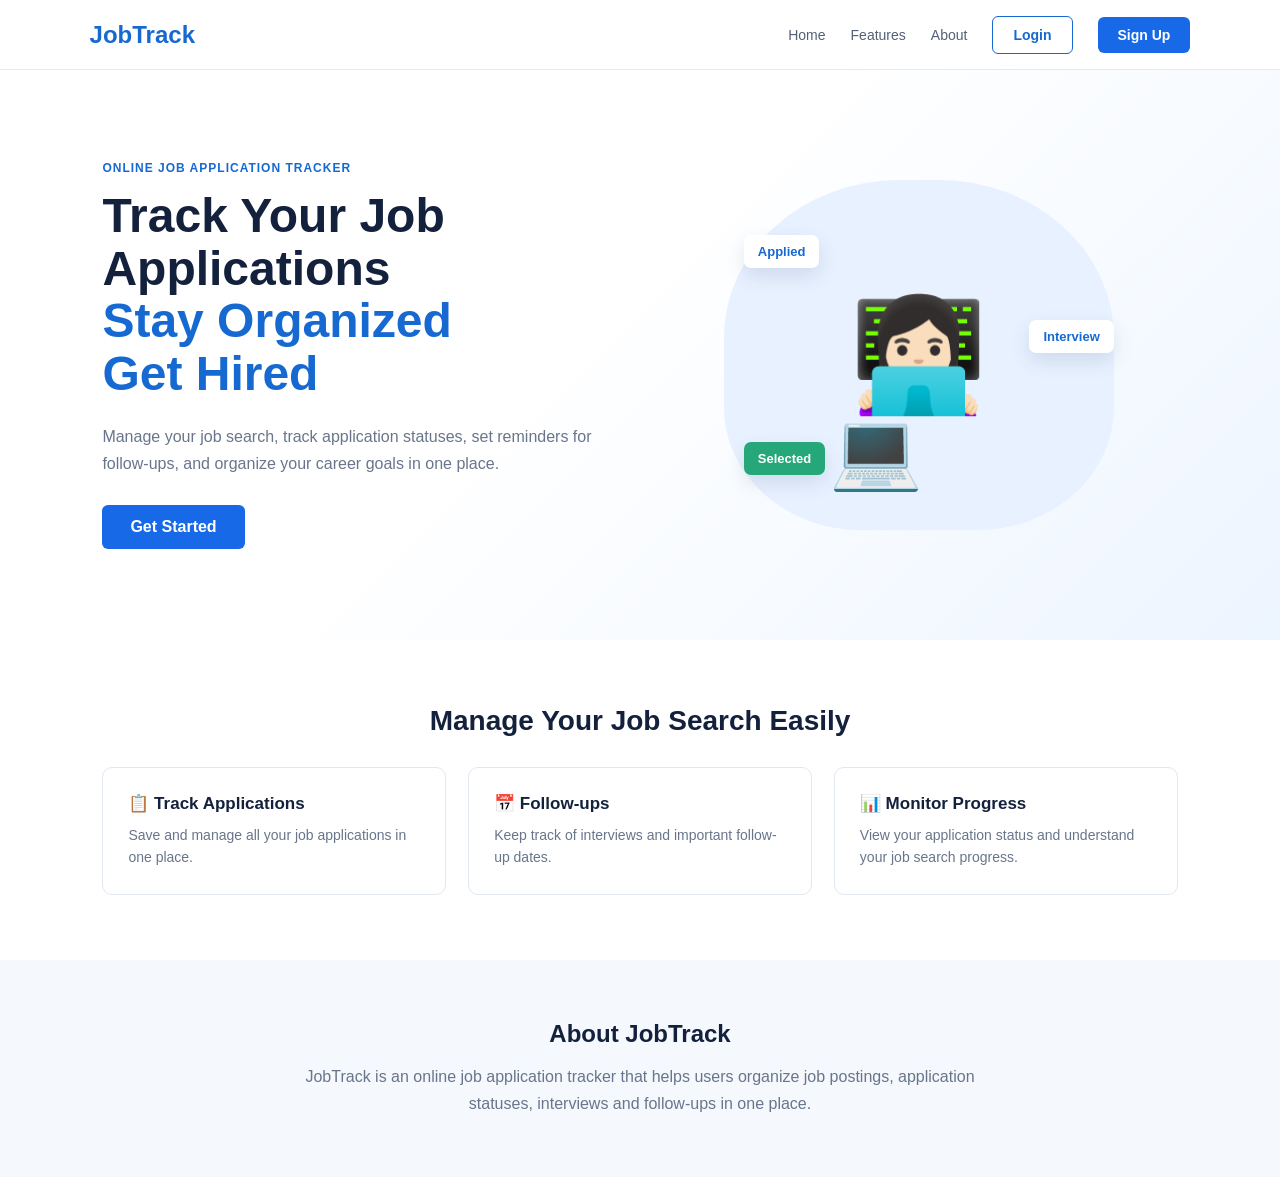
<file: index.html>
<!DOCTYPE html>
<html lang="en">
<head>
    <meta charset="UTF-8">
    <meta name="viewport" content="width=device-width, initial-scale=1.0">

    <title>JobTrack - Online Job Application Tracker</title>

    <link rel="stylesheet" href="style.css">
</head>

<body>

    <!-- Navigation Bar -->
    <header class="navbar">

        <div class="logo">
            JobTrack
        </div>

        <nav>
            <a href="#home">Home</a>
            <a href="#features">Features</a>
            <a href="#about">About</a>

            <a href="login.html" class="btn login-btn">
                Login
            </a>

            <a href="signup.html" class="btn signup-btn">
                Sign Up
            </a>
        </nav>

    </header>


    <!-- Landing Page -->
    <main id="home" class="hero">

        <section class="hero-content">

            <p class="small-title">
                ONLINE JOB APPLICATION TRACKER
            </p>

            <h1>
                Track Your Job Applications
                <br>

                <span>Stay Organized</span>
                <br>

                <span>Get Hired</span>
            </h1>

            <p class="hero-description">
                Manage your job search, track application statuses,
                set reminders for follow-ups, and organize your
                career goals in one place.
            </p>

            <a href="signup.html" class="btn get-started">
                Get Started
            </a>

        </section>


        <!-- Illustration Area -->
        <section class="hero-illustration">

            <div class="illustration-box">

                <div class="status-tag applied">
                    Applied
                </div>

                <div class="status-tag interview">
                    Interview
                </div>

                <div class="status-tag selected">
                    Selected
                </div>

                <div class="person">
                    👩🏻‍💻
                </div>

                <div class="laptop">
                    💻
                </div>

            </div>

        </section>

    </main>


    <!-- Features Section -->
    <section id="features" class="features">

        <h2>
            Manage Your Job Search Easily
        </h2>

        <div class="feature-container">

            <div class="feature-card">
                <h3>📋 Track Applications</h3>

                <p>
                    Save and manage all your job applications
                    in one place.
                </p>
            </div>


            <div class="feature-card">
                <h3>📅 Follow-ups</h3>

                <p>
                    Keep track of interviews and important
                    follow-up dates.
                </p>
            </div>


            <div class="feature-card">
                <h3>📊 Monitor Progress</h3>

                <p>
                    View your application status and understand
                    your job search progress.
                </p>
            </div>

        </div>

    </section>


    <!-- About Section -->
    <section id="about" class="about">

        <h2>
            About JobTrack
        </h2>

        <p>
            JobTrack is an online job application tracker that
            helps users organize job postings, application
            statuses, interviews and follow-ups in one place.
        </p>

    </section>


</body>
</html>
</file>
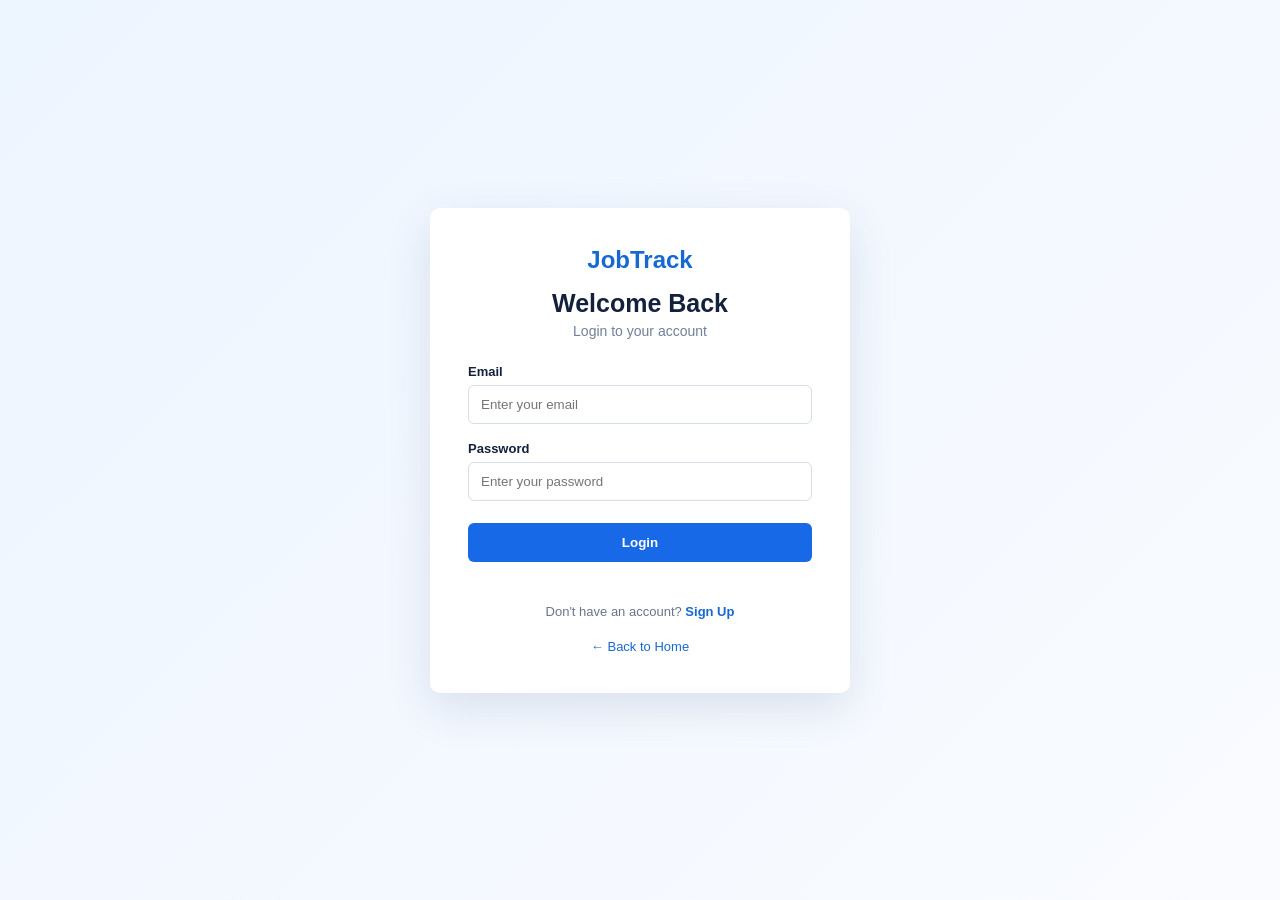
<file: add-application.html>
<!DOCTYPE html>
<html lang="en">

<head>
    <meta charset="UTF-8">
    <meta name="viewport" content="width=device-width, initial-scale=1.0">

    <title>Add Application - JobTrack</title>

    <link rel="stylesheet" href="style.css">
</head>

<body>

    <!-- Navigation -->
    <header class="navbar">

        <div class="logo">
            JobTrack
        </div>

        <nav>

            <a href="user-dashboard.html">
                Dashboard
            </a>

            <a href="add-application.html">
                Add Application
            </a>

            <a href="applications.html">
                My Applications
            </a>

            <a href="index.html" id="logoutBtn">
                Logout
            </a>

        </nav>

    </header>


    <!-- Main Content -->
    <main class="form-page">

        <div class="page-heading">

            <p class="small-title">
                JOB APPLICATION
            </p>

            <h1>
                Add New Application
            </h1>

            <p>
                Enter the details of the job you applied for.
            </p>

        </div>


        <!-- Application Form -->
        <div class="application-form-card">

            <form id="applicationForm">


                <!-- Company -->
                <div class="form-group">

                    <label for="company">
                        Company Name
                    </label>

                    <input
                        type="text"
                        id="company"
                        placeholder="e.g. Google"
                        required
                    >

                </div>


                <!-- Job Role -->
                <div class="form-group">

                    <label for="jobRole">
                        Job Role
                    </label>

                    <input
                        type="text"
                        id="jobRole"
                        placeholder="e.g. Software Engineer"
                        required
                    >

                </div>


                <!-- Location -->
                <div class="form-group">

                    <label for="location">
                        Location
                    </label>

                    <input
                        type="text"
                        id="location"
                        placeholder="e.g. Hyderabad / Remote"
                        required
                    >

                </div>


                <!-- Job Type -->
                <div class="form-group">

                    <label for="jobType">
                        Job Type
                    </label>

                    <select id="jobType" required>

                        <option value="">
                            Select Job Type
                        </option>

                        <option value="Full Time">
                            Full Time
                        </option>

                        <option value="Part Time">
                            Part Time
                        </option>

                        <option value="Internship">
                            Internship
                        </option>

                        <option value="Contract">
                            Contract
                        </option>

                    </select>

                </div>


                <!-- Application Date -->
                <div class="form-group">

                    <label for="applicationDate">
                        Application Date
                    </label>

                    <input
                        type="date"
                        id="applicationDate"
                        required
                    >

                </div>


                <!-- Status -->
                <div class="form-group">

                    <label for="status">
                        Application Status
                    </label>

                    <select id="status" required>

                        <option value="">
                            Select Status
                        </option>

                        <option value="Applied">
                            Applied
                        </option>

                        <option value="Interview">
                            Interview
                        </option>

                        <option value="Selected">
                            Selected
                        </option>

                        <option value="Rejected">
                            Rejected
                        </option>

                    </select>

                </div>


                <!-- Interview Date -->
                <div class="form-group">

                    <label for="interviewDate">
                        Interview Date
                    </label>

                    <input
                        type="date"
                        id="interviewDate"
                    >

                </div>


                <!-- Notes -->
                <div class="form-group">

                    <label for="notes">
                        Notes
                    </label>

                    <textarea
                        id="notes"
                        rows="4"
                        placeholder="Add any notes about this application..."
                    ></textarea>

                </div>


                <!-- Message -->
                <p
                    id="applicationMessage"
                    class="form-message"
                ></p>


                <!-- Buttons -->
                <div class="form-actions">

                    <a
                        href="user-dashboard.html"
                        class="cancel-btn"
                    >
                        Cancel
                    </a>

                    <button
                        type="submit"
                        class="btn save-btn"
                    >
                        Save Application
                    </button>

                </div>

            </form>

        </div>

    </main>


    <script src="app.js"></script>

</body>

</html>
</file>
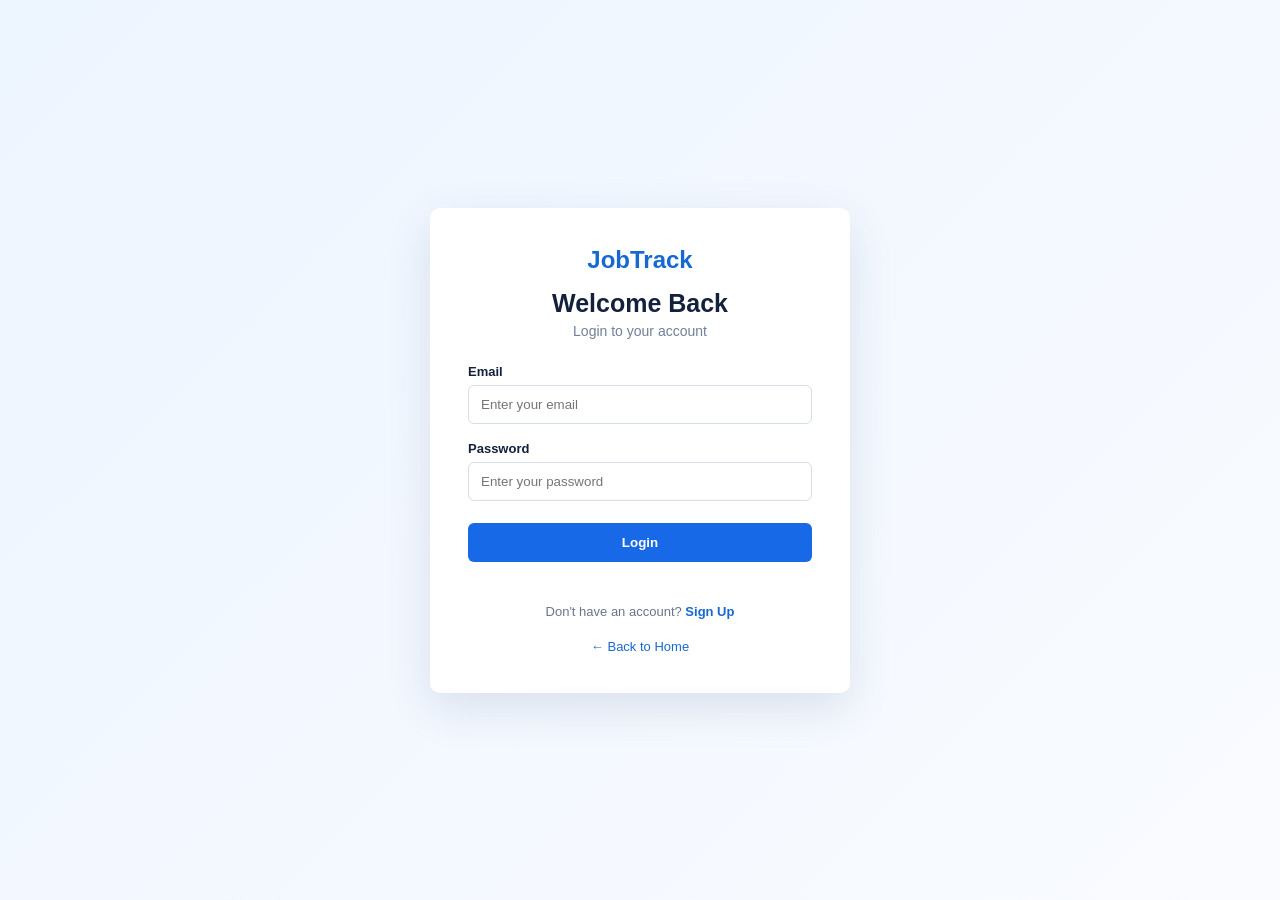
<file: admin-dashboard.html>
<!DOCTYPE html>
<html lang="en">

<head>
    <meta charset="UTF-8">
    <meta name="viewport" content="width=device-width, initial-scale=1.0">

    <title>Admin Dashboard - JobTrack</title>

    <link rel="stylesheet" href="style.css">
</head>

<body>

    <!-- Navigation -->
    <header class="navbar">

        <div class="logo">
            JobTrack
        </div>

        <nav>

            <a href="admin-dashboard.html">
                Dashboard
            </a>

            <a href="manage-users.html">
                Manage Users
            </a>

            <a href="all-applications.html">
                All Applications
            </a>

            <a href="index.html" id="logoutBtn">
                Logout
            </a>

        </nav>

    </header>


    <!-- Admin Dashboard -->
    <main class="dashboard">

        <div class="dashboard-header">

            <div>

                <p class="small-title">
                    ADMIN PANEL
                </p>

                <h1>
                    Admin Dashboard
                </h1>

                <p class="dashboard-subtitle">
                    Manage users and monitor job applications.
                </p>

            </div>

        </div>


        <!-- Statistics -->
        <section class="stats-grid">

            <div class="stat-card">

                <div class="stat-icon">
                    👥
                </div>

                <div>

                    <p>
                        Total Users
                    </p>

                    <h2 id="adminTotalUsers">
                        0
                    </h2>

                </div>

            </div>


            <div class="stat-card">

                <div class="stat-icon">
                    📋
                </div>

                <div>

                    <p>
                        Applications
                    </p>

                    <h2 id="adminTotalApplications">
                        0
                    </h2>

                </div>

            </div>


            <div class="stat-card">

                <div class="stat-icon">
                    📅
                </div>

                <div>

                    <p>
                        Interviews
                    </p>

                    <h2 id="adminInterviews">
                        0
                    </h2>

                </div>

            </div>


            <div class="stat-card">

                <div class="stat-icon">
                    🎯
                </div>

                <div>

                    <p>
                        Selected
                    </p>

                    <h2 id="adminSelected">
                        0
                    </h2>

                </div>

            </div>

        </section>


        <!-- Admin Actions -->
        <section class="dashboard-grid">

            <div class="dashboard-card">

                <h2>
                    User Management
                </h2>

                <p class="admin-card-text">
                    View and manage all registered users.
                </p>

                <a
                    href="manage-users.html"
                    class="btn get-started"
                >
                    Manage Users
                </a>

            </div>


            <div class="dashboard-card">

                <h2>
                    Application Management
                </h2>

                <p class="admin-card-text">
                    View all job applications submitted
                    by users.
                </p>

            <a
            href="all-applications.html"
            class="btn get-started"
            >
               View Applications
            </a>

            </div>

        </section>

    </main>


    <script src="app.js"></script>

</body>

</html>
</file>
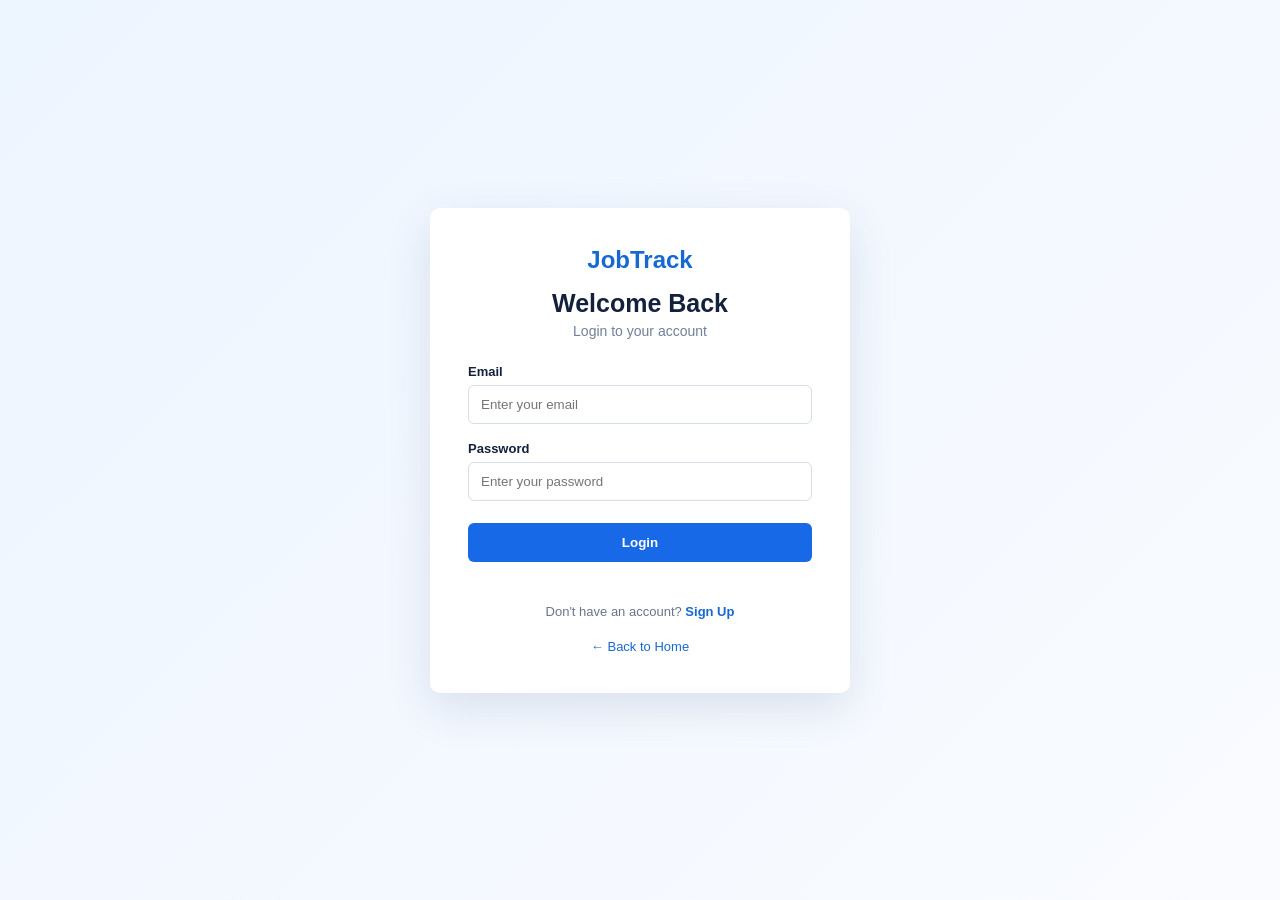
<file: all-applications.html>
<!DOCTYPE html>
<html lang="en">

<head>
    <meta charset="UTF-8">
    <meta name="viewport" content="width=device-width, initial-scale=1.0">

    <title>All Applications - JobTrack</title>

    <link rel="stylesheet" href="style.css">
</head>

<body>

    <!-- Navigation -->
    <header class="navbar">

        <div class="logo">
            JobTrack
        </div>

        <nav>

            <a href="admin-dashboard.html">
                Dashboard
            </a>

            <a href="manage-users.html">
                Manage Users
            </a>

            <a href="all-applications.html">
                All Applications
            </a>

            <a href="index.html" id="logoutBtn">
                Logout
            </a>

        </nav>

    </header>


    <!-- Main Content -->
    <main class="applications-page">

        <div class="applications-header">

            <div>

                <p class="small-title">
                    ADMIN PANEL
                </p>

                <h1>
                    All Applications
                </h1>

                <p>
                    Monitor all job applications submitted by users.
                </p>

            </div>

        </div>


        <!-- Filters -->
        <section class="filter-bar">

            <input
                type="text"
                id="adminSearchApplication"
                placeholder="Search company, role or user..."
            >


            <select id="adminStatusFilter">

                <option value="All">
                    All Status
                </option>

                <option value="Applied">
                    Applied
                </option>

                <option value="Interview">
                    Interview
                </option>

                <option value="Selected">
                    Selected
                </option>

                <option value="Rejected">
                    Rejected
                </option>

            </select>

        </section>


        <!-- Applications -->
        <section
            id="allApplicationsContainer"
            class="applications-container"
        >

            <!-- Applications will be displayed using JavaScript -->

        </section>

    </main>


    <script src="app.js"></script>

</body>

</html>
</file>
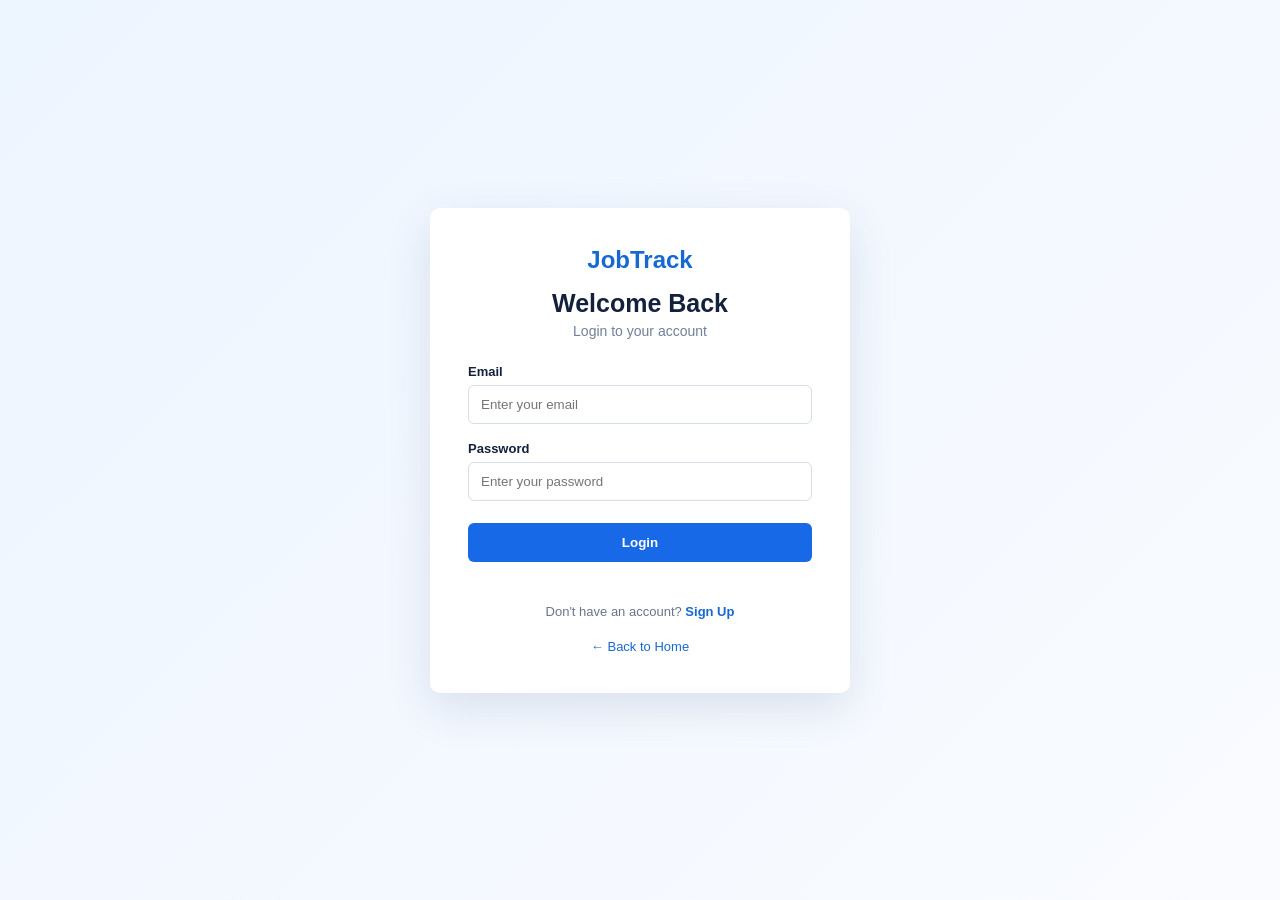
<file: applications.html>
<!DOCTYPE html>
<html lang="en">

<head>
    <meta charset="UTF-8">
    <meta name="viewport" content="width=device-width, initial-scale=1.0">

    <title>My Applications - JobTrack</title>

    <link rel="stylesheet" href="style.css">
</head>

<body>

    <!-- =========================
         NAVIGATION
    ========================== -->

    <header class="navbar">

        <a href="index.html" class="logo">
            JobTrack
        </a>

        <nav>

            <a href="user-dashboard.html">
                Dashboard
            </a>

            <a href="add-application.html">
                Add Application
            </a>

            <a href="applications.html">
                My Applications
            </a>

            <a href="index.html" id="logoutBtn">
                Logout
            </a>

        </nav>

    </header>


    <!-- =========================
         MAIN CONTENT
    ========================== -->

    <main class="applications-page">

        <!-- Page Header -->

        <div class="applications-header">

            <div>

                <p class="small-title">
                    APPLICATION TRACKER
                </p>

                <h1>
                    My Applications
                </h1>

                <p>
                    View and manage all your job applications.
                </p>

            </div>


            <a
                href="add-application.html"
                class="btn get-started"
            >
                + Add Application
            </a>

        </div>


        <!-- =========================
             SEARCH & FILTER
        ========================== -->

        <section class="filter-bar">

            <input
                type="text"
                id="searchApplication"
                placeholder="Search company or job role..."
            >


            <select id="statusFilter">

                <option value="All">
                    All Status
                </option>

                <option value="Applied">
                    Applied
                </option>

                <option value="Interview">
                    Interview
                </option>

                <option value="Selected">
                    Selected
                </option>

                <option value="Rejected">
                    Rejected
                </option>

            </select>

        </section>


        <!-- =========================
             APPLICATIONS
        ========================== -->

        <section
            id="applicationsContainer"
            class="applications-container"
        >

            <!-- JavaScript displays applications here -->

        </section>

    </main>


    <!-- =========================
         EDIT APPLICATION MODAL
    ========================== -->

    <div
        id="editModal"
        class="edit-modal"
        style="display:none;"
    >

        <div class="edit-modal-content">

            <div class="edit-modal-header">

                <h2>
                    Edit Application
                </h2>

                <button
                    type="button"
                    class="close-modal"
                    onclick="closeEditModal()"
                >
                    ×
                </button>

            </div>


            <form id="editApplicationForm">

                <!-- Hidden Application ID -->

                <input
                    type="hidden"
                    id="editApplicationId"
                >


                <!-- Company -->

                <div class="form-group">

                    <label for="editCompany">
                        Company Name
                    </label>

                    <input
                        type="text"
                        id="editCompany"
                        required
                    >

                </div>


                <!-- Job Role -->

                <div class="form-group">

                    <label for="editJobRole">
                        Job Role
                    </label>

                    <input
                        type="text"
                        id="editJobRole"
                        required
                    >

                </div>


                <!-- Location -->

                <div class="form-group">

                    <label for="editLocation">
                        Location
                    </label>

                    <input
                        type="text"
                        id="editLocation"
                        required
                    >

                </div>


                <!-- Job Type -->

                <div class="form-group">

                    <label for="editJobType">
                        Job Type
                    </label>

                    <select id="editJobType">

                        <option value="Full Time">
                            Full Time
                        </option>

                        <option value="Part Time">
                            Part Time
                        </option>

                        <option value="Internship">
                            Internship
                        </option>

                        <option value="Contract">
                            Contract
                        </option>

                        <option value="Remote">
                            Remote
                        </option>

                    </select>

                </div>


                <!-- Application Date -->

                <div class="form-group">

                    <label for="editApplicationDate">
                        Application Date
                    </label>

                    <input
                        type="date"
                        id="editApplicationDate"
                    >

                </div>


                <!-- Status -->

                <div class="form-group">

                    <label for="editStatus">
                        Application Status
                    </label>

                    <select id="editStatus">

                        <option value="Applied">
                            Applied
                        </option>

                        <option value="Interview">
                            Interview
                        </option>

                        <option value="Selected">
                            Selected
                        </option>

                        <option value="Rejected">
                            Rejected
                        </option>

                    </select>

                </div>


                <!-- Interview Date -->

                <div class="form-group">

                    <label for="editInterviewDate">
                        Interview Date
                    </label>

                    <input
                        type="date"
                        id="editInterviewDate"
                    >

                </div>


                <!-- Notes -->

                <div class="form-group">

                    <label for="editNotes">
                        Notes
                    </label>

                    <textarea
                        id="editNotes"
                        rows="4"
                        placeholder="Add notes about this application..."
                    ></textarea>

                </div>


                <!-- Buttons -->

                <div class="edit-modal-buttons">

                    <button
                        type="button"
                        class="cancel-btn"
                        onclick="closeEditModal()"
                    >
                        Cancel
                    </button>

                    <button
                        type="submit"
                        class="save-btn"
                    >
                        Save Changes
                    </button>

                </div>

            </form>

        </div>

    </div>


    <!-- =========================
         JAVASCRIPT
    ========================== -->

    <script src="app.js"></script>

</body>

</html>
</file>
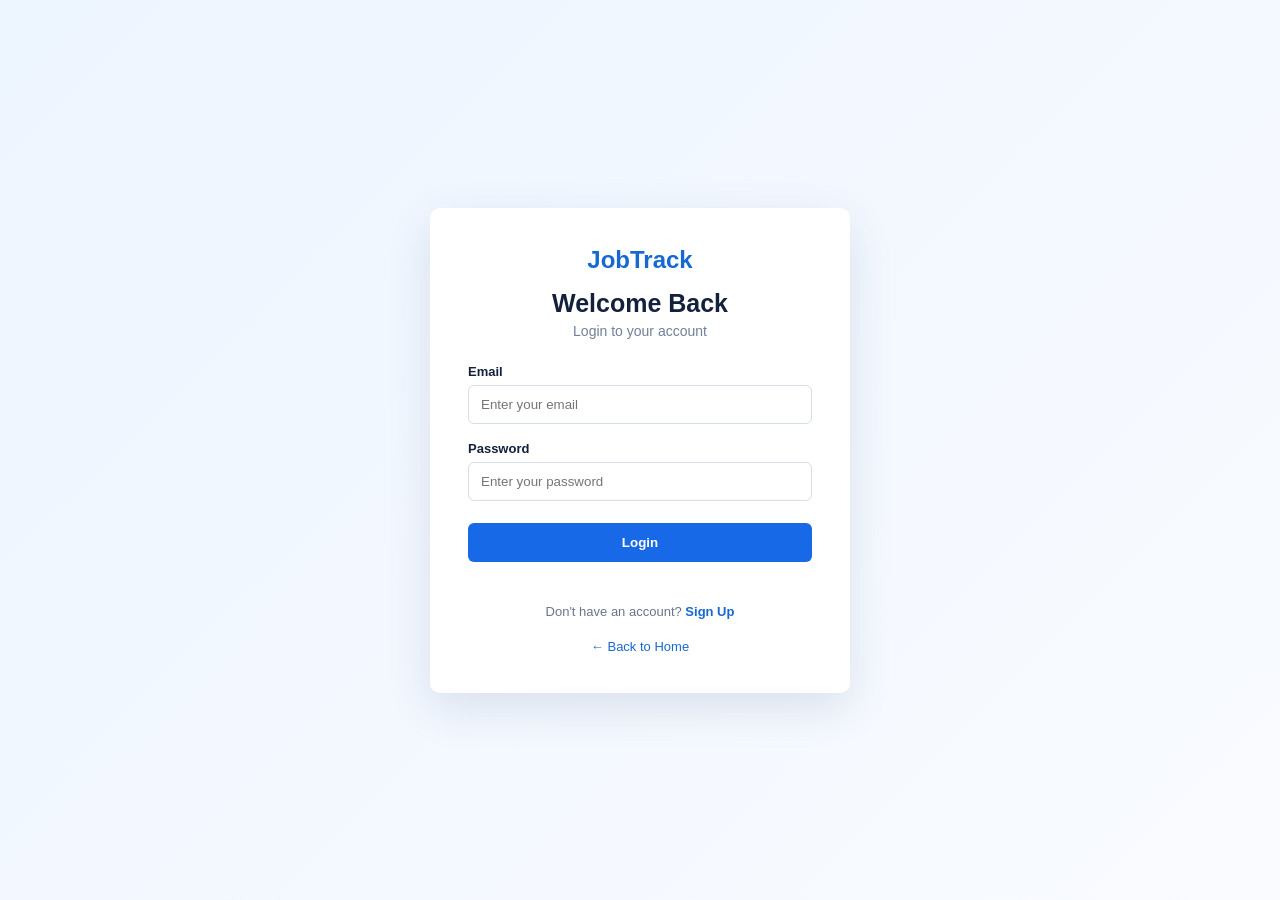
<file: login.html>
<!DOCTYPE html>
<html lang="en">

<head>
    <meta charset="UTF-8">
    <meta name="viewport" content="width=device-width, initial-scale=1.0">

    <title>Login - JobTrack</title>

    <link rel="stylesheet" href="style.css">
</head>

<body class="auth-page">

    <div class="auth-card">

        <!-- Logo -->
        <a href="index.html" class="logo">
            JobTrack
        </a>

        <h1>Welcome Back</h1>

        <p class="auth-subtitle">
            Login to your account
        </p>


        <!-- Login Form -->
        <form id="loginForm">

            <div class="form-group">

                <label for="email">
                    Email
                </label>

                <input
                    type="email"
                    id="email"
                    placeholder="Enter your email"
                    required
                >

            </div>


            <div class="form-group">

                <label for="password">
                    Password
                </label>

                <input
                    type="password"
                    id="password"
                    placeholder="Enter your password"
                    required
                >

            </div>


            <button
                type="submit"
                class="btn login-submit"
            >
                Login
            </button>

        </form>


        <!-- Error / Success Message -->
        <p id="loginMessage" class="form-message"></p>


        <!-- Signup Link -->
        <p class="bottom-text">
            Don't have an account?

            <a href="signup.html">
                Sign Up
            </a>
        </p>


        <!-- Back to Home -->
        <a href="index.html" class="back-home">
            ← Back to Home
        </a>

    </div>

    <script src="app.js"></script>
</body>

</html>
</file>
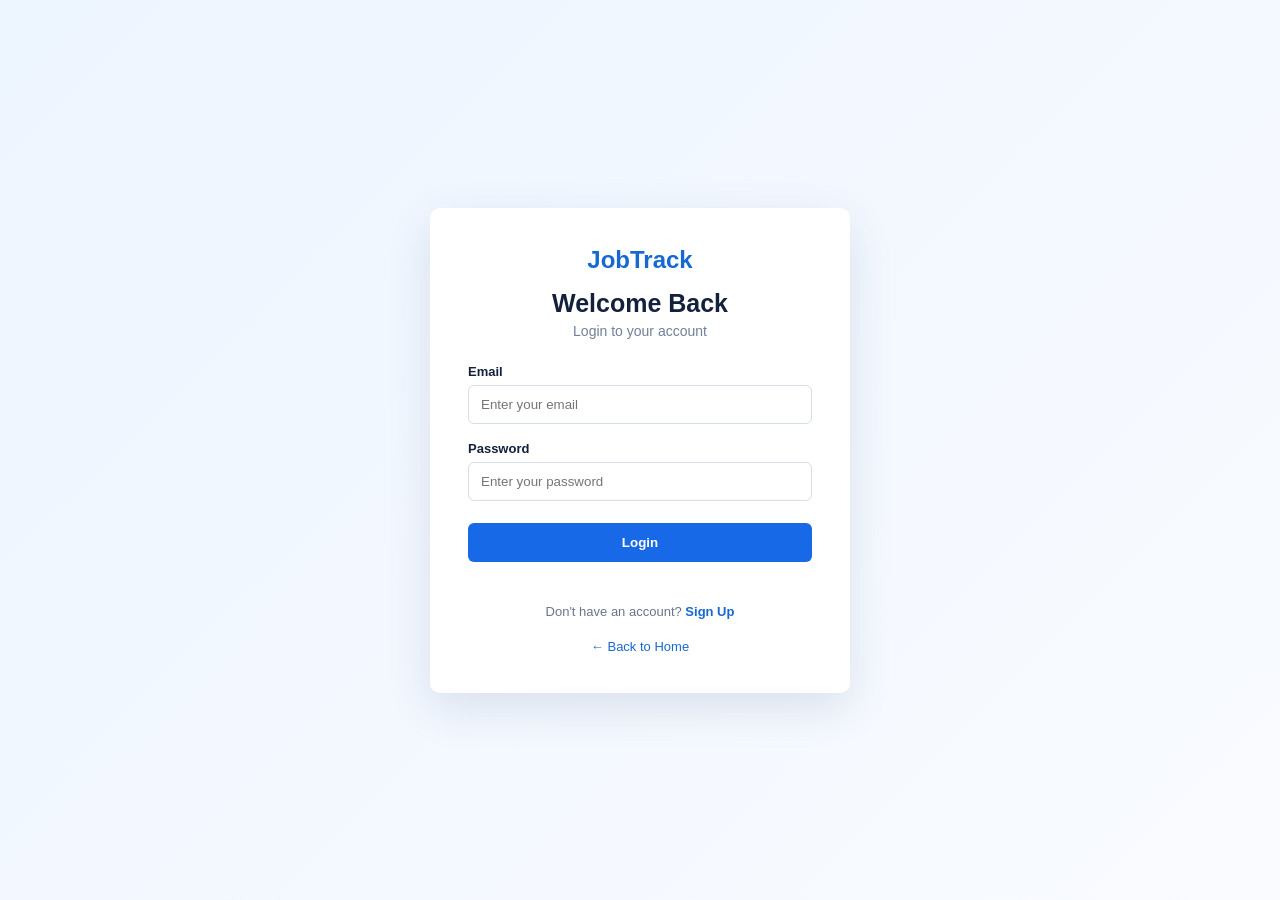
<file: manage-users.html>
<!DOCTYPE html>
<html lang="en">

<head>
    <meta charset="UTF-8">
    <meta name="viewport" content="width=device-width, initial-scale=1.0">

    <title>Manage Users - JobTrack</title>

    <link rel="stylesheet" href="style.css">
</head>

<body>

    <header class="navbar">

        <div class="logo">
            JobTrack
        </div>

        <nav>

            <a href="admin-dashboard.html">
                Dashboard
            </a>

            <a href="manage-users.html">
                Manage Users
            </a>

            <a href="all-applications.html">
                All Applications
            </a>

            <a href="index.html" id="logoutBtn">
                Logout
            </a>

        </nav>

    </header>


    <main class="applications-page">

        <div class="applications-header">

            <div>

                <p class="small-title">
                    ADMIN PANEL
                </p>

                <h1>
                    Manage Users
                </h1>

                <p>
                    View all registered JobTrack users.
                </p>

            </div>

        </div>


        <section class="table-card">

            <div class="table-wrapper">

                <table>

                    <thead>

                        <tr>

                            <th>
                                #
                            </th>

                            <th>
                                Name
                            </th>

                            <th>
                                Email
                            </th>

                            <th>
                                Role
                            </th>

                            <th>
                                Action
                            </th>

                        </tr>

                    </thead>


                    <tbody id="usersTableBody">

                        <!-- Users will be displayed using JavaScript -->

                    </tbody>

                </table>

            </div>

        </section>

    </main>


    <script src="app.js"></script>

</body>

</html>
</file>
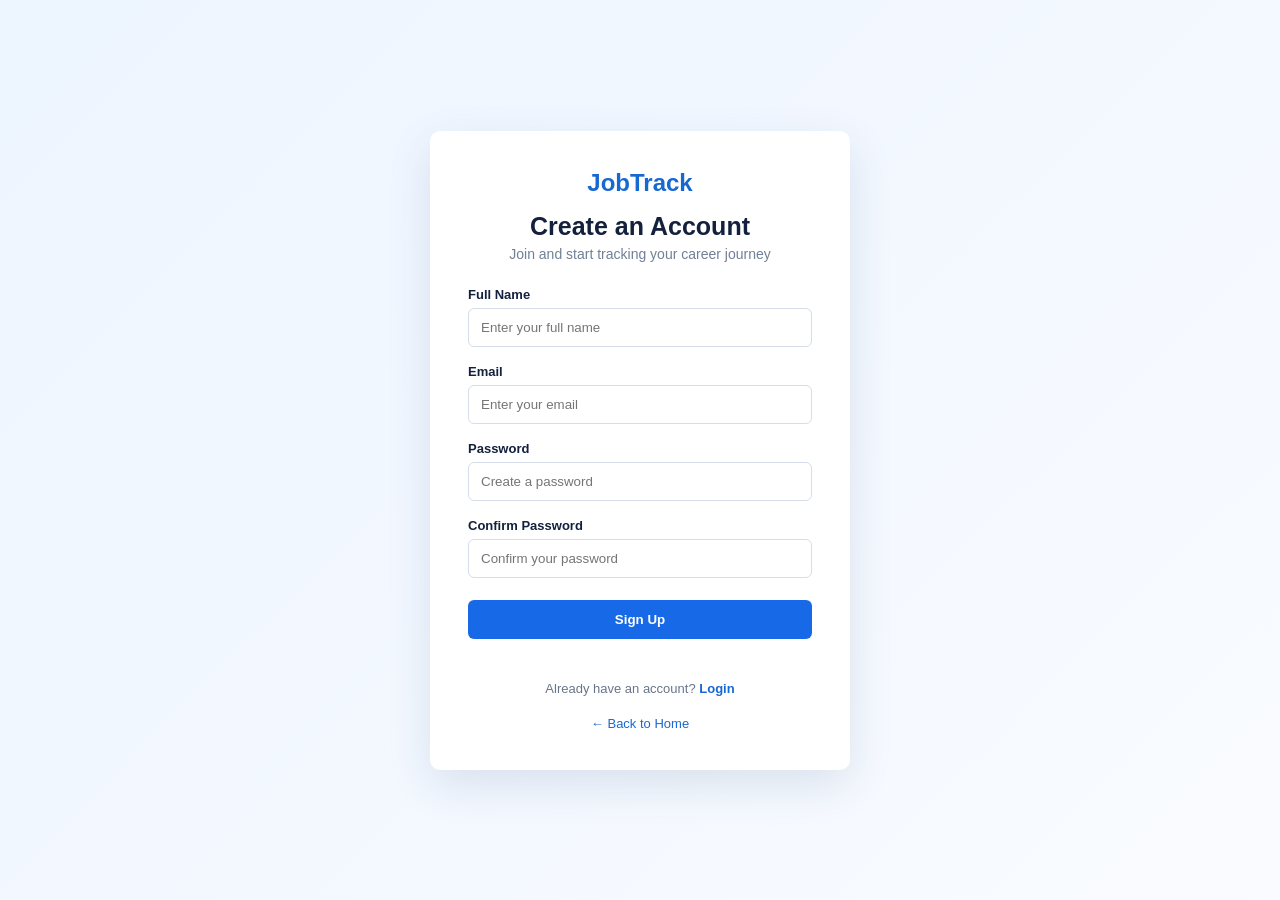
<file: signup.html>
<!DOCTYPE html>
<html lang="en">

<head>
    <meta charset="UTF-8">
    <meta name="viewport" content="width=device-width, initial-scale=1.0">

    <title>Sign Up - JobTrack</title>

    <link rel="stylesheet" href="style.css">
</head>

<body class="auth-page">

    <div class="auth-card">

        <!-- Logo -->
        <a href="index.html" class="logo">
            JobTrack
        </a>

        <h1>Create an Account</h1>

        <p class="auth-subtitle">
            Join and start tracking your career journey
        </p>


        <!-- Signup Form -->
        <form id="signupForm">

            <div class="form-group">

                <label for="name">
                    Full Name
                </label>

                <input
                    type="text"
                    id="name"
                    placeholder="Enter your full name"
                    required
                >

            </div>


            <div class="form-group">

                <label for="email">
                    Email
                </label>

                <input
                    type="email"
                    id="email"
                    placeholder="Enter your email"
                    required
                >

            </div>


            <div class="form-group">

                <label for="password">
                    Password
                </label>

                <input
                    type="password"
                    id="password"
                    placeholder="Create a password"
                    required
                >

            </div>


            <div class="form-group">

                <label for="confirmPassword">
                    Confirm Password
                </label>

                <input
                    type="password"
                    id="confirmPassword"
                    placeholder="Confirm your password"
                    required
                >

            </div>


            <button
                type="submit"
                class="btn signup-submit"
            >
                Sign Up
            </button>

        </form>


        <!-- Message -->
        <p id="signupMessage" class="form-message"></p>


        <!-- Login Link -->
        <p class="bottom-text">

            Already have an account?

            <a href="login.html">
                Login
            </a>

        </p>


        <!-- Back to Home -->
        <a href="index.html" class="back-home">
            ← Back to Home
        </a>

    </div>
    <script src="app.js"></script>
</body>

</html>
</file>
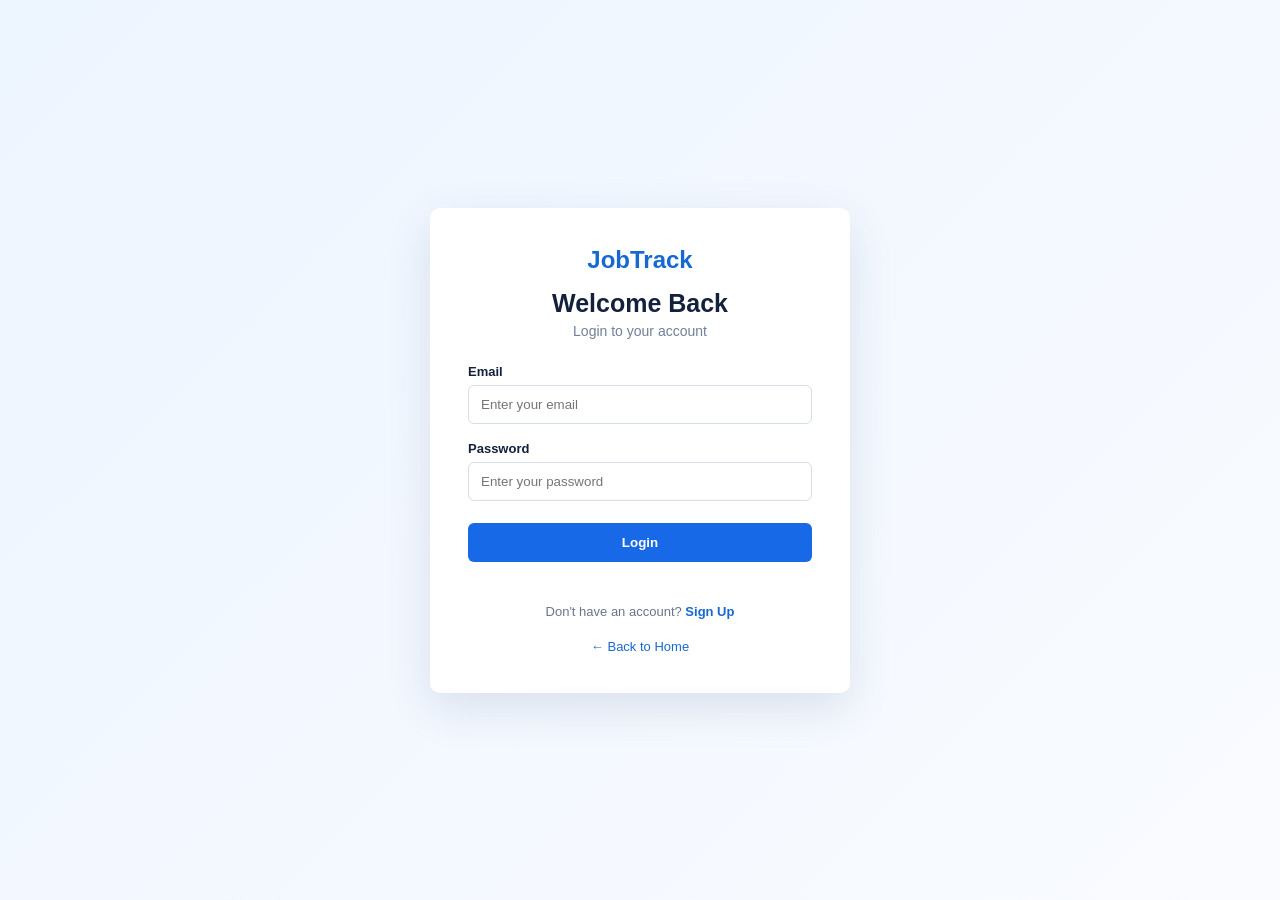
<file: user-dashboard.html>
<!DOCTYPE html>
<html lang="en">

<head>

    <meta charset="UTF-8">

    <meta
        name="viewport"
        content="width=device-width, initial-scale=1.0"
    >

    <title>User Dashboard - JobTrack</title>

    <link
        rel="stylesheet"
        href="style.css"
    >

</head>


<body>


    <!-- =========================
         NAVBAR
    ========================== -->

    <header class="navbar">

        <a
            href="index.html"
            class="logo"
        >
            JobTrack
        </a>


        <nav>

            <a href="user-dashboard.html">
                Dashboard
            </a>

            <a href="add-application.html">
                Add Application
            </a>

            <a href="applications.html">
                My Applications
            </a>

            <a
                href="#"
                id="logoutBtn"
            >
                Logout
            </a>

        </nav>

    </header>



    <!-- =========================
         DASHBOARD
    ========================== -->

    <main class="dashboard-page">


        <!-- DASHBOARD HEADER -->

        <div class="dashboard-header">

            <div>

                <p class="small-title">
                    USER DASHBOARD
                </p>


                <h1>
                    Welcome to JobTrack
                </h1>


                <p>
                    Manage your job applications and track your career progress.
                </p>

            </div>


            <a
                href="add-application.html"
                class="dashboard-btn"
            >
                + Add Application
            </a>

        </div>



        <!-- =========================
             STATISTICS
        ========================== -->

        <section class="stats-grid">


            <!-- TOTAL -->

            <div class="stat-card">

                <p>
                    📋
                </p>

                <p>
                    Total Applications
                </p>

                <h2 id="totalApplications">
                    0
                </h2>

            </div>



            <!-- APPLIED -->

            <div class="stat-card">

                <p>
                    📤
                </p>

                <p>
                    Applied
                </p>

                <h2 id="appliedCount">
                    0
                </h2>

            </div>



            <!-- INTERVIEWS -->

            <div class="stat-card">

                <p>
                    📅
                </p>

                <p>
                    Interviews
                </p>

                <h2 id="interviewCount">
                    0
                </h2>

            </div>



            <!-- SELECTED -->

            <div class="stat-card">

                <p>
                    🎯
                </p>

                <p>
                    Selected
                </p>

                <h2 id="selectedCount">
                    0
                </h2>

            </div>

        </section>



        <!-- =========================
             DASHBOARD CONTENT
        ========================== -->

        <section class="dashboard-grid">


            <!-- =========================
                 RECENT APPLICATIONS
            ========================== -->

            <div class="dashboard-section">


                <div
                    style="
                    display:flex;
                    justify-content:space-between;
                    align-items:center;
                    margin-bottom:18px;
                    "
                >

                    <h2>
                        Recent Applications
                    </h2>


                    <a
                        href="applications.html"
                        style="
                        color:#1769d2;
                        font-size:13px;
                        font-weight:600;
                        "
                    >
                        View All →
                    </a>

                </div>



                <!-- APPLICATIONS WILL LOAD HERE -->

                <div id="recentApplications">

                    <div class="dashboard-empty">

                        <p
                            style="
                            font-size:28px;
                            margin-bottom:10px;
                            "
                        >
                            📂
                        </p>


                        <h3
                            style="
                            margin-bottom:8px;
                            "
                        >
                            No applications yet
                        </h3>


                        <p
                            style="
                            margin-bottom:18px;
                            "
                        >
                            Start tracking your job applications by
                            adding your first application.
                        </p>


                        <a
                            href="add-application.html"
                            class="dashboard-btn"
                        >
                            Add Application
                        </a>

                    </div>

                </div>

            </div>



            <!-- =========================
                 QUICK ACTIONS
            ========================== -->

            <div class="dashboard-section">


                <h2>
                    Quick Actions
                </h2>


                <div class="quick-actions">


                    <!-- ADD APPLICATION -->

                    <a
                        href="add-application.html"
                        class="quick-action"
                    >

                        <h3>
                            ➕ Add Application
                        </h3>

                        <p>
                            Track a new job application
                        </p>

                    </a>



                    <!-- MY APPLICATIONS -->

                    <a
                        href="applications.html"
                        class="quick-action"
                    >

                        <h3>
                            📋 My Applications
                        </h3>

                        <p>
                            View and manage your applications
                        </p>

                    </a>



                    <!-- TRACK PROGRESS -->

                    <a
                        href="applications.html"
                        class="quick-action"
                    >

                        <h3>
                            📊 Track Progress
                        </h3>

                        <p>
                            Check your application status
                        </p>

                    </a>

                </div>

            </div>

        </section>

    </main>



    <!-- =========================
         JAVASCRIPT
    ========================== -->

    <script src="app.js"></script>


</body>

</html>
</file>
<file: style.css>
/* =========================================
   GLOBAL RESET
========================================= */

* {
    margin: 0;
    padding: 0;
    box-sizing: border-box;
}

html {
    scroll-behavior: smooth;
}

body {
    font-family: Arial, Helvetica, sans-serif;
    color: #14213d;
    background-color: #f5f8fc;
}

a {
    text-decoration: none;
}

button,
input,
select,
textarea {
    font-family: inherit;
}


/* =========================================
   COMMON BUTTONS
========================================= */

.btn {
    display: inline-block;
    padding: 10px 20px;
    border-radius: 6px;
    font-weight: 600;
    border: none;
    cursor: pointer;
    transition: 0.3s;
}

.login-btn {
    color: #1769d2;
    border: 1px solid #1769d2;
    background-color: white;
}

.login-btn:hover {
    background-color: #eef5ff;
}

.signup-btn,
.get-started {
    color: white;
    background-color: #1769e8;
}

.signup-btn:hover,
.get-started:hover {
    background-color: #0e55bd;
}


/* =========================================
   NAVBAR
========================================= */

.navbar {
    height: 70px;

    display: flex;
    align-items: center;
    justify-content: space-between;

    padding: 0 7%;

    background-color: white;

    border-bottom: 1px solid #e5eaf1;
}

.logo {
    font-size: 24px;
    font-weight: 800;
    color: #1769d2;
}

.navbar nav {
    display: flex;
    align-items: center;
    gap: 25px;
}

.navbar nav a {
    font-size: 14px;
    color: #536078;
}

.navbar nav a:hover {
    color: #1769d2;
}

.navbar nav .btn {
    color: #1769d2;
}

.navbar nav .signup-btn {
    color: white;
}


/* =========================================
   HOME / LANDING PAGE
========================================= */

.hero {
    min-height: 570px;

    display: grid;
    grid-template-columns: 1fr 1fr;

    align-items: center;

    gap: 40px;

    padding: 60px 8%;

    background: linear-gradient(
        135deg,
        #ffffff 45%,
        #edf5ff
    );
}

.hero-content {
    max-width: 600px;
}

.small-title {
    color: #1769d2;

    font-size: 12px;

    font-weight: 700;

    letter-spacing: 1px;

    margin-bottom: 15px;
}

.hero h1 {
    font-size: 48px;

    line-height: 1.1;

    margin-bottom: 22px;
}

.hero h1 span {
    color: #1769d2;
}

.hero-description {
    color: #68758b;

    max-width: 520px;

    line-height: 1.7;

    margin-bottom: 28px;
}

.get-started {
    padding: 13px 28px;
}

.hero-illustration {
    display: flex;

    justify-content: center;
}

.illustration-box {
    width: 390px;
    height: 350px;

    position: relative;

    display: flex;

    align-items: center;

    justify-content: center;

    border-radius: 45% 45% 35% 35%;

    background-color: #e8f1ff;
}

.person {
    font-size: 110px;
}

.laptop {
    position: absolute;

    bottom: 35px;

    left: 105px;

    font-size: 75px;
}

.status-tag {
    position: absolute;

    padding: 9px 14px;

    border-radius: 7px;

    background-color: white;

    box-shadow:
        0 8px 20px
        rgba(20, 60, 110, 0.12);

    font-size: 13px;

    font-weight: 700;
}

.applied {
    top: 55px;
    left: 20px;

    color: #1769d2;
}

.interview {
    top: 140px;
    right: 0;

    color: #1769d2;
}

.selected {
    bottom: 55px;
    left: 20px;

    color: white;

    background-color: #25a77a;
}


/* =========================================
   FEATURES
========================================= */

.features {
    padding: 65px 8%;

    text-align: center;

    background-color: white;
}

.features h2 {
    margin-bottom: 30px;

    font-size: 28px;
}

.feature-container {
    display: grid;

    grid-template-columns:
        repeat(3, 1fr);

    gap: 22px;
}

.feature-card {
    padding: 25px;

    text-align: left;

    border: 1px solid #e1e7ef;

    border-radius: 10px;

    background-color: white;
}

.feature-card h3 {
    margin-bottom: 10px;

    font-size: 17px;
}

.feature-card p {
    color: #68758b;

    font-size: 14px;

    line-height: 1.6;
}


/* =========================================
   ABOUT
========================================= */

.about {
    padding: 60px 8%;

    text-align: center;

    background-color: #f5f8fc;
}

.about h2 {
    margin-bottom: 15px;
}

.about p {
    max-width: 700px;

    margin: auto;

    color: #68758b;

    line-height: 1.7;
}


/* =========================================
   LOGIN / SIGNUP
========================================= */

.auth-page {
    min-height: 100vh;

    display: flex;

    align-items: center;

    justify-content: center;

    padding: 25px;

    background: linear-gradient(
        135deg,
        #edf5ff,
        #f9fbff
    );
}

.auth-card {
    width: 420px;

    padding: 38px;

    background-color: white;

    border-radius: 10px;

    box-shadow:
        0 15px 45px
        rgba(24, 59, 103, 0.12);

    text-align: center;
}

.auth-card .logo {
    display: block;

    margin-bottom: 15px;
}

.auth-card h1 {
    font-size: 25px;

    margin-bottom: 5px;
}

.auth-subtitle {
    color: #718096;

    font-size: 14px;

    margin-bottom: 25px;
}


/* =========================================
   FORM
========================================= */

.form-group {
    text-align: left;

    margin-bottom: 17px;
}

.form-group label {
    display: block;

    margin-bottom: 6px;

    font-size: 13px;

    font-weight: 700;
}

.form-group input,
.form-group select,
.form-group textarea {
    width: 100%;

    padding: 11px 12px;

    border: 1px solid #d6deea;

    border-radius: 6px;

    outline: none;

    background-color: white;
}

.form-group input:focus,
.form-group select:focus,
.form-group textarea:focus {
    border-color: #1769e8;
}

.form-group textarea {
    resize: vertical;
}

.login-submit,
.signup-submit {
    width: 100%;

    padding: 12px;

    margin-top: 5px;

    color: white;

    background-color: #1769e8;

    border: none;

    border-radius: 6px;

    cursor: pointer;
}

.login-submit:hover,
.signup-submit:hover {
    background-color: #0e55bd;
}

.form-message {
    min-height: 20px;

    margin-top: 10px;

    font-size: 13px;

    color: #d33;
}

.bottom-text {
    margin-top: 12px;

    font-size: 13px;

    color: #68758b;
}

.bottom-text a {
    color: #1769d2;

    font-weight: 700;
}

.back-home {
    display: inline-block;

    margin-top: 20px;

    color: #1769d2;

    font-size: 13px;
}


/* =========================================
   ADD APPLICATION PAGE
========================================= */

.form-page {
    max-width: 850px;

    margin: auto;

    padding: 45px 25px;
}

.page-heading {
    margin-bottom: 25px;
}

.page-heading h1 {
    font-size: 30px;

    margin-bottom: 8px;
}

.page-heading > p:last-child {
    color: #68758b;

    font-size: 14px;
}

.application-form-card {
    padding: 30px;

    background-color: white;

    border: 1px solid #e1e7ef;

    border-radius: 10px;

    box-shadow:
        0 8px 25px
        rgba(24, 59, 103, 0.06);
}

.application-form-card form {
    display: grid;

    grid-template-columns: 1fr 1fr;

    gap: 18px 20px;
}

.application-form-card
.form-group:nth-child(8),

.application-form-card
.form-message,

.application-form-card
.form-actions {
    grid-column: 1 / -1;
}

.form-actions {
    display: flex;

    justify-content: flex-end;

    align-items: center;

    gap: 12px;

    margin-top: 5px;
}

.cancel-btn {
    padding: 11px 20px;

    border: 1px solid #d6deea;

    border-radius: 6px;

    color: #536078;

    font-size: 14px;
}

.save-btn {
    padding: 11px 22px;

    color: white;

    background-color: #1769e8;

    border: none;

    border-radius: 6px;

    cursor: pointer;
}

.save-btn:hover {
    background-color: #0e55bd;
}


/* =========================================
   USER DASHBOARD
========================================= */

.dashboard-page {
    padding: 35px 7%;
}

.dashboard-header {
    display: flex;

    align-items: center;

    justify-content: space-between;

    margin-bottom: 25px;
}

.dashboard-header h1 {
    font-size: 28px;

    margin-bottom: 6px;
}

.dashboard-header p {
    color: #68758b;

    font-size: 14px;
}

.dashboard-btn {
    display: inline-block;

    padding: 11px 18px;

    border-radius: 6px;

    background-color: #1769e8;

    color: white;

    font-size: 13px;

    font-weight: 600;
}

.dashboard-btn:hover {
    background-color: #0e55bd;
}


/* Dashboard Statistics */

.stats-grid {
    display: grid;

    grid-template-columns:
        repeat(4, 1fr);

    gap: 18px;

    margin-bottom: 25px;
}

.stat-card {
    padding: 20px;

    background-color: white;

    border: 1px solid #e1e7ef;

    border-radius: 10px;

    box-shadow:
        0 5px 18px
        rgba(24, 59, 103, 0.05);
}

.stat-card p {
    color: #68758b;

    font-size: 12px;

    margin-bottom: 8px;
}

.stat-card h2 {
    font-size: 28px;

    color: #14213d;
}


/* Dashboard Content */

.dashboard-grid {
    display: grid;

    grid-template-columns: 1.4fr 1fr;

    gap: 20px;
}

.dashboard-section {
    padding: 22px;

    background-color: white;

    border: 1px solid #e1e7ef;

    border-radius: 10px;
}

.dashboard-section h2 {
    font-size: 18px;

    margin-bottom: 18px;
}


/* Recent Applications */

.recent-application {
    display: flex;

    align-items: center;

    justify-content: space-between;

    padding: 14px 0;

    border-bottom: 1px solid #edf0f4;
}

.recent-application:last-child {
    border-bottom: none;
}

.recent-company {
    font-size: 14px;

    font-weight: 700;
}

.recent-role {
    margin-top: 4px;

    color: #68758b;

    font-size: 12px;
}


/* Quick Actions */

.quick-actions {
    display: grid;

    gap: 12px;
}

.quick-action {
    display: block;

    padding: 15px;

    background-color: #f7f9fc;

    border: 1px solid #e1e7ef;

    border-radius: 8px;

    color: #14213d;
}

.quick-action:hover {
    border-color: #1769e8;

    background-color: #eef5ff;
}

.quick-action h3 {
    font-size: 14px;

    margin-bottom: 5px;
}

.quick-action p {
    color: #68758b;

    font-size: 12px;
}

.dashboard-empty {
    padding: 30px 15px;

    text-align: center;

    color: #68758b;

    font-size: 13px;
}


/* =========================================
   APPLICATIONS PAGE
========================================= */

.applications-page {
    padding: 45px 7%;
}

.applications-header {
    display: flex;

    align-items: center;

    justify-content: space-between;

    margin-bottom: 25px;
}

.applications-header h1 {
    font-size: 30px;

    margin-bottom: 8px;
}

.applications-header p:last-child {
    color: #68758b;

    font-size: 14px;
}


/* Filters */

.filter-bar {
    display: flex;

    gap: 15px;

    padding: 18px;

    margin-bottom: 22px;

    background-color: white;

    border: 1px solid #e1e7ef;

    border-radius: 10px;
}

.filter-bar input,
.filter-bar select {
    padding: 11px 12px;

    border: 1px solid #d6deea;

    border-radius: 6px;

    outline: none;

    background-color: white;
}

.filter-bar input {
    flex: 1;
}

.filter-bar input:focus,
.filter-bar select:focus {
    border-color: #1769e8;
}


/* Application Cards */

.applications-container {
    display: grid;

    grid-template-columns:
        repeat(2, 1fr);

    gap: 20px;
}

.application-card {
    padding: 22px;

    background-color: white;

    border: 1px solid #e1e7ef;

    border-radius: 10px;
}

.application-top {
    display: flex;

    align-items: flex-start;

    justify-content: space-between;

    margin-bottom: 15px;
}

.application-company {
    font-size: 19px;

    margin-bottom: 5px;
}

.application-role {
    color: #68758b;

    font-size: 13px;
}

.status-badge {
    padding: 6px 10px;

    border-radius: 20px;

    font-size: 11px;

    font-weight: 700;
}

.status-applied {
    color: #1769d2;

    background-color: #eaf3ff;
}

.status-interview {
    color: #8a5a00;

    background-color: #fff4d6;
}

.status-selected {
    color: #16805b;

    background-color: #e5f8f0;
}

.status-rejected {
    color: #c0392b;

    background-color: #ffe9e7;
}

.application-details {
    display: grid;

    grid-template-columns: 1fr 1fr;

    gap: 12px;

    padding-top: 15px;

    border-top: 1px solid #edf0f4;
}

.application-detail p:first-child {
    color: #8a94a6;

    font-size: 11px;

    margin-bottom: 4px;
}

.application-detail p:last-child {
    font-size: 13px;

    font-weight: 600;
}

.application-notes {
    margin-top: 15px;

    padding: 12px;

    background-color: #f7f9fc;

    border-radius: 6px;

    color: #68758b;

    font-size: 12px;

    line-height: 1.5;
}

.delete-btn {
    margin-top: 15px;

    padding: 8px 13px;

    border: 1px solid #e1b5b0;

    border-radius: 5px;

    background-color: white;

    color: #c0392b;

    cursor: pointer;
}

.delete-btn:hover {
    background-color: #fff1ef;
}

.no-applications {
    grid-column: 1 / -1;

    padding: 60px 20px;

    text-align: center;

    background-color: white;

    border: 1px dashed #d4dce8;

    border-radius: 10px;
}

.no-applications h3 {
    margin-bottom: 8px;
}

.no-applications p {
    color: #68758b;

    font-size: 13px;

    margin-bottom: 18px;
}


/* =========================================
   ADMIN DASHBOARD
========================================= */

.admin-card-text {
    color: #68758b;

    font-size: 14px;

    line-height: 1.6;

    margin: 12px 0 20px;
}


/* =========================================
   ADMIN TABLE
========================================= */

.table-card {
    background-color: white;

    border: 1px solid #e1e7ef;

    border-radius: 10px;

    padding: 20px;
}

.table-wrapper {
    width: 100%;

    overflow-x: auto;
}

table {
    width: 100%;

    border-collapse: collapse;

    text-align: left;
}

th,
td {
    padding: 14px 15px;

    border-bottom: 1px solid #edf0f4;

    font-size: 13px;
}

th {
    color: #536078;

    background-color: #f7f9fc;

    font-weight: 700;
}

td {
    color: #38445a;
}

.user-role {
    display: inline-block;

    padding: 5px 9px;

    border-radius: 15px;

    color: #1769d2;

    background-color: #eaf3ff;

    font-size: 11px;

    font-weight: 700;
}

.remove-user-btn {
    padding: 7px 11px;

    border: 1px solid #e1b5b0;

    border-radius: 5px;

    background-color: white;

    color: #c0392b;

    cursor: pointer;
}

.remove-user-btn:hover {
    background-color: #fff1ef;
}

.no-users {
    padding: 35px;

    text-align: center;

    color: #68758b;
}

.application-user {
    margin-top: 15px;

    padding: 10px 12px;

    background-color: #f7f9fc;

    border-radius: 6px;

    color: #536078;

    font-size: 12px;
}


/* =========================================
   RESPONSIVE - HOME
========================================= */

@media (max-width: 900px) {

    .hero {
        grid-template-columns: 1fr;

        text-align: center;
    }

    .hero-content {
        margin: auto;
    }

    .hero-description {
        margin-left: auto;

        margin-right: auto;
    }

    .hero-illustration {
        margin-top: 20px;
    }

    .feature-container {
        grid-template-columns: 1fr;
    }

    .stats-grid {
        grid-template-columns:
            repeat(2, 1fr);
    }

    .dashboard-grid {
        grid-template-columns: 1fr;
    }
}


/* =========================================
   RESPONSIVE - APPLICATIONS
========================================= */

@media (max-width: 800px) {

    .applications-container {
        grid-template-columns: 1fr;
    }

    .applications-header {
        align-items: flex-start;

        flex-direction: column;

        gap: 18px;
    }
}


/* =========================================
   RESPONSIVE - FORMS
========================================= */

@media (max-width: 650px) {

    .application-form-card form {
        grid-template-columns: 1fr;
    }

    .application-form-card
    .form-group:nth-child(8),

    .application-form-card
    .form-message,

    .application-form-card
    .form-actions {
        grid-column: auto;
    }

    .application-form-card {
        padding: 22px;
    }
}


/* =========================================
   RESPONSIVE - MOBILE
========================================= */

@media (max-width: 600px) {

    .navbar {
        padding: 0 20px;
    }

    .navbar nav {
        gap: 8px;
    }

    .navbar nav a:not(.btn) {
        display: none;
    }

    .hero {
        padding: 45px 20px;
    }

    .hero h1 {
        font-size: 36px;
    }

    .illustration-box {
        width: 300px;

        height: 280px;
    }

    .auth-card {
        width: 100%;

        padding: 28px 20px;
    }

    .applications-page {
        padding: 30px 20px;
    }

    .filter-bar {
        flex-direction: column;
    }

    .dashboard-page {
        padding: 25px 20px;
    }

    .dashboard-header {
        flex-direction: column;

        align-items: flex-start;

        gap: 15px;
    }

    .stats-grid {
        grid-template-columns: 1fr;
    }
}
/* =========================================
   EDIT APPLICATION BUTTON
========================================= */

.edit-btn {
    padding: 8px 14px;
    border: 1px solid #2f66d0;
    border-radius: 6px;
    background: #ffffff;
    color: #2f66d0;
    font-size: 13px;
    font-weight: 500;
    cursor: pointer;
    margin-right: 8px;
    transition: 0.2s ease;
}

.edit-btn:hover {
    background: #2f66d0;
    color: #ffffff;
}
</file>
